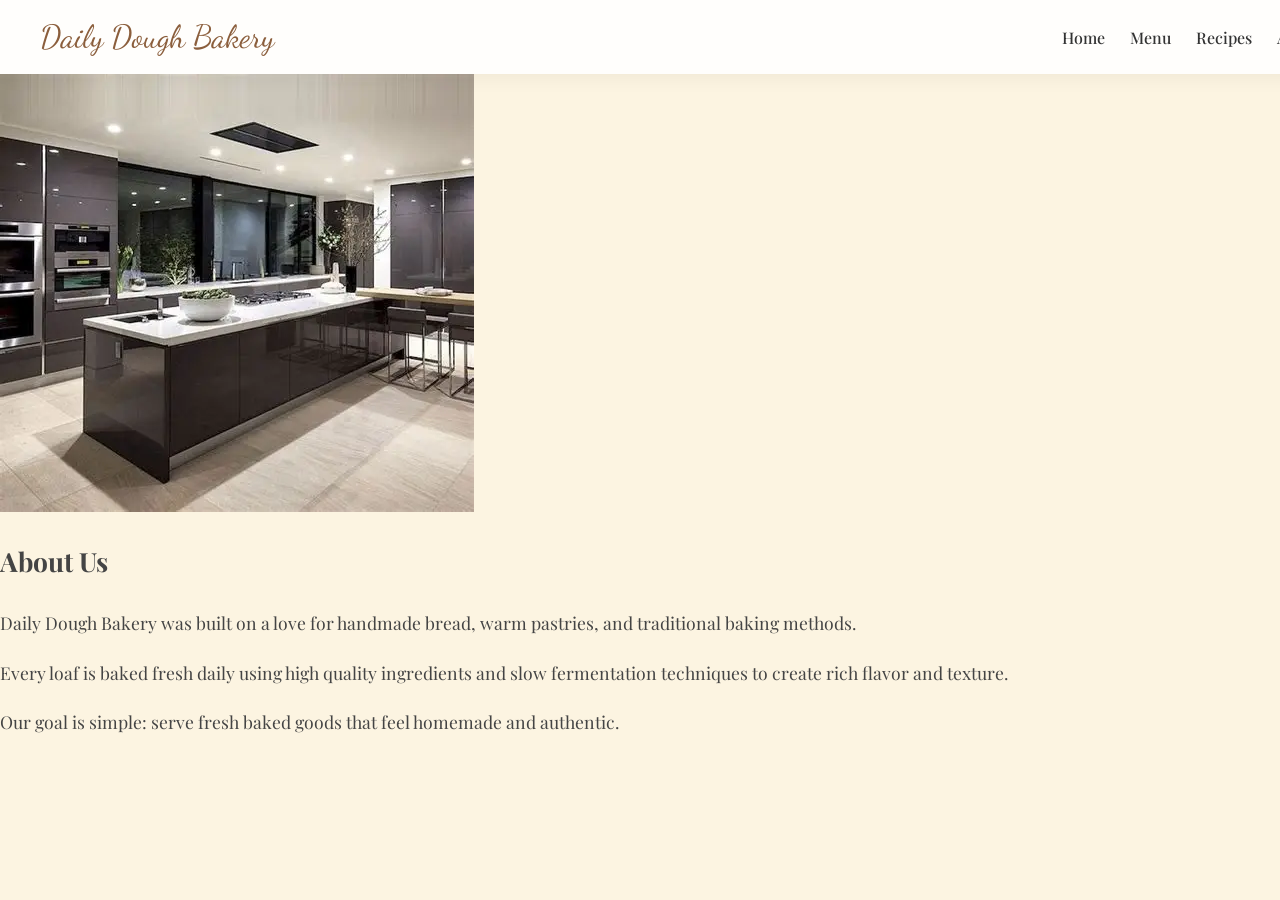
<file: about.html>
<!DOCTYPE html>
<html lang="en">
<head>
  <meta charset="UTF-8">
  <meta name="viewport" content="width=device-width, initial-scale=1.0">

  <title>About - Daily Dough Bakery</title>

  <link rel="stylesheet" href="about.css">

  <link href="https://fonts.googleapis.com/css2?family=Playfair+Display&family=Dancing+Script&display=swap" rel="stylesheet">
</head>

<body>

<nav class="navbar">

  <div class="nav-logo">
    Daily Dough Bakery
  </div>

  <!-- MOBILE BUTTON -->
  <div class="menu-toggle" id="menuToggle">
    ☰
  </div>

  <div class="nav-links" id="navLinks">

    <a href="index.html">Home</a>
    <a href="menu.html">Menu</a>
    <a href="recipes.html">Recipes</a>
    <a href="about.html">About</a>

  </div>

</nav>

<section class="about-section">

  <img src="images/bakery.jpg" alt="Bakery">

  <div class="about-text">

    <h1>About Us</h1>

    <p>
      Daily Dough Bakery was built on a love for handmade bread,
      warm pastries, and traditional baking methods.
    </p>

    <p>
      Every loaf is baked fresh daily using high quality ingredients
      and slow fermentation techniques to create rich flavor and texture.
    </p>

    <p>
      Our goal is simple:
      serve fresh baked goods that feel homemade and authentic.
    </p>

  </div>

</section>
<script src="main.js"></script>
</body>
</html>
</file>
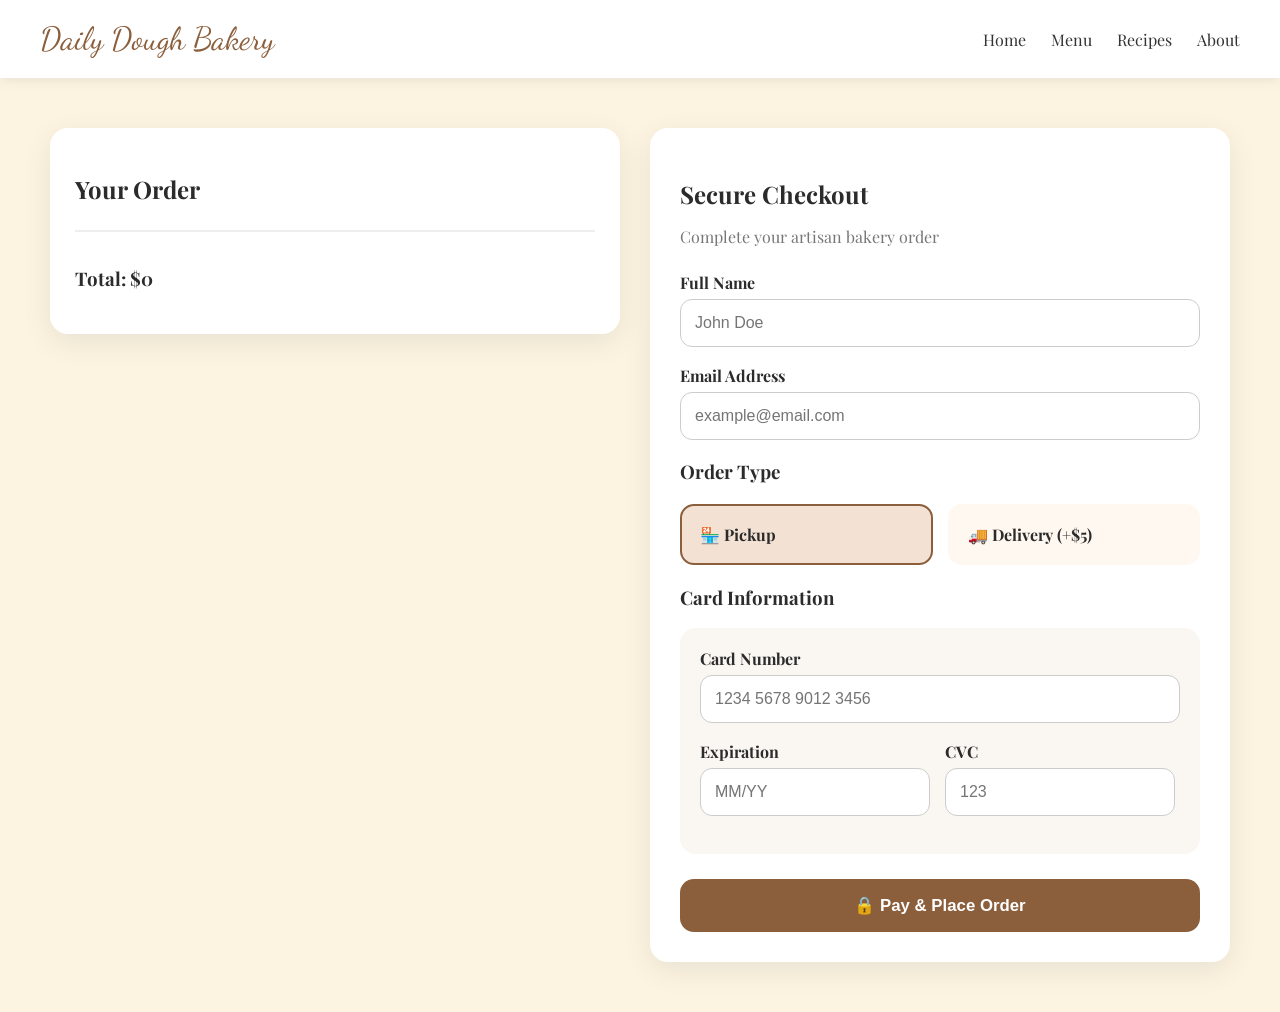
<file: checkout.html>
<!DOCTYPE html>
<html lang="en">
<head>

  <meta charset="UTF-8">
  <meta name="viewport" content="width=device-width, initial-scale=1.0">

  <title>Checkout - Daily Dough Bakery</title>

  <link rel="stylesheet" href="checkout.css">

  <link href="https://fonts.googleapis.com/css2?family=Playfair+Display&family=Dancing+Script&display=swap" rel="stylesheet">

</head>

<body>

<!-- NAVBAR -->
<nav class="navbar">

  <div class="nav-logo">
    Daily Dough Bakery
  </div>

  <div class="nav-links">
    <a href="index.html">Home</a>
    <a href="menu.html">Menu</a>
    <a href="recipes.html">Recipes</a>
    <a href="about.html">About</a>
  </div>

</nav>

<!-- CHECKOUT -->
<div class="checkout">

  <!-- ORDER SUMMARY -->
  <div class="summary">

    <h2>Your Order</h2>

    <div id="orderItems"></div>

    <div class="total">
      <h3 id="orderTotal">Total: $0</h3>
    </div>

  </div>

  <!-- PAYMENT -->
  <div class="payment">

    <h2>Secure Checkout</h2>

    <p class="checkout-subtitle">
      Complete your artisan bakery order
    </p>

    <!-- NAME -->
    <div class="input-group">
      <label>Full Name</label>
      <input type="text" id="name" placeholder="John Doe">
    </div>

    <!-- EMAIL -->
    <div class="input-group">
      <label>Email Address</label>
      <input type="email" id="email" placeholder="example@email.com">
    </div>

    <!-- DELIVERY OPTIONS -->
    <h3>Order Type</h3>

    <div class="delivery-options">

      <label class="delivery-card">
        <input type="radio" name="deliveryType" value="pickup" checked>
        <span>🏪 Pickup</span>
      </label>

      <label class="delivery-card">
        <input type="radio" name="deliveryType" value="delivery">
        <span>🚚 Delivery (+$5)</span>
      </label>

    </div>

    <!-- ADDRESS (hidden unless delivery) -->
    <div id="deliveryInfo" class="hidden">

      <div class="input-group">
        <label>Delivery Address</label>
        <input type="text" id="address" placeholder="123 Main Street">
      </div>

    </div>

    <!-- CARD -->
    <h3>Card Information</h3>

    <div class="card-box">

      <div class="input-group">
        <label>Card Number</label>
        <input type="text" placeholder="1234 5678 9012 3456">
      </div>

      <div class="card-row">

        <div class="input-group">
          <label>Expiration</label>
          <input type="text" placeholder="MM/YY">
        </div>

        <div class="input-group">
          <label>CVC</label>
          <input type="text" placeholder="123">
        </div>

      </div>

    </div>

    <!-- BUTTON -->
    <button id="placeOrder">
      🔒 Pay & Place Order
    </button>

  </div>

</div>

<!-- CONFIRMATION -->
<div id="confirmation" class="popup hidden">

  <div class="popup-box">

    <div class="success-icon">✓</div>

    <h1>Order Confirmed</h1>

    <p>Your fresh artisan bread is now being prepared.</p>

    <button onclick="goHome()">Back to Home</button>

  </div>

</div>

<script src="checkout.js"></script>

</body>
</html>
</file>
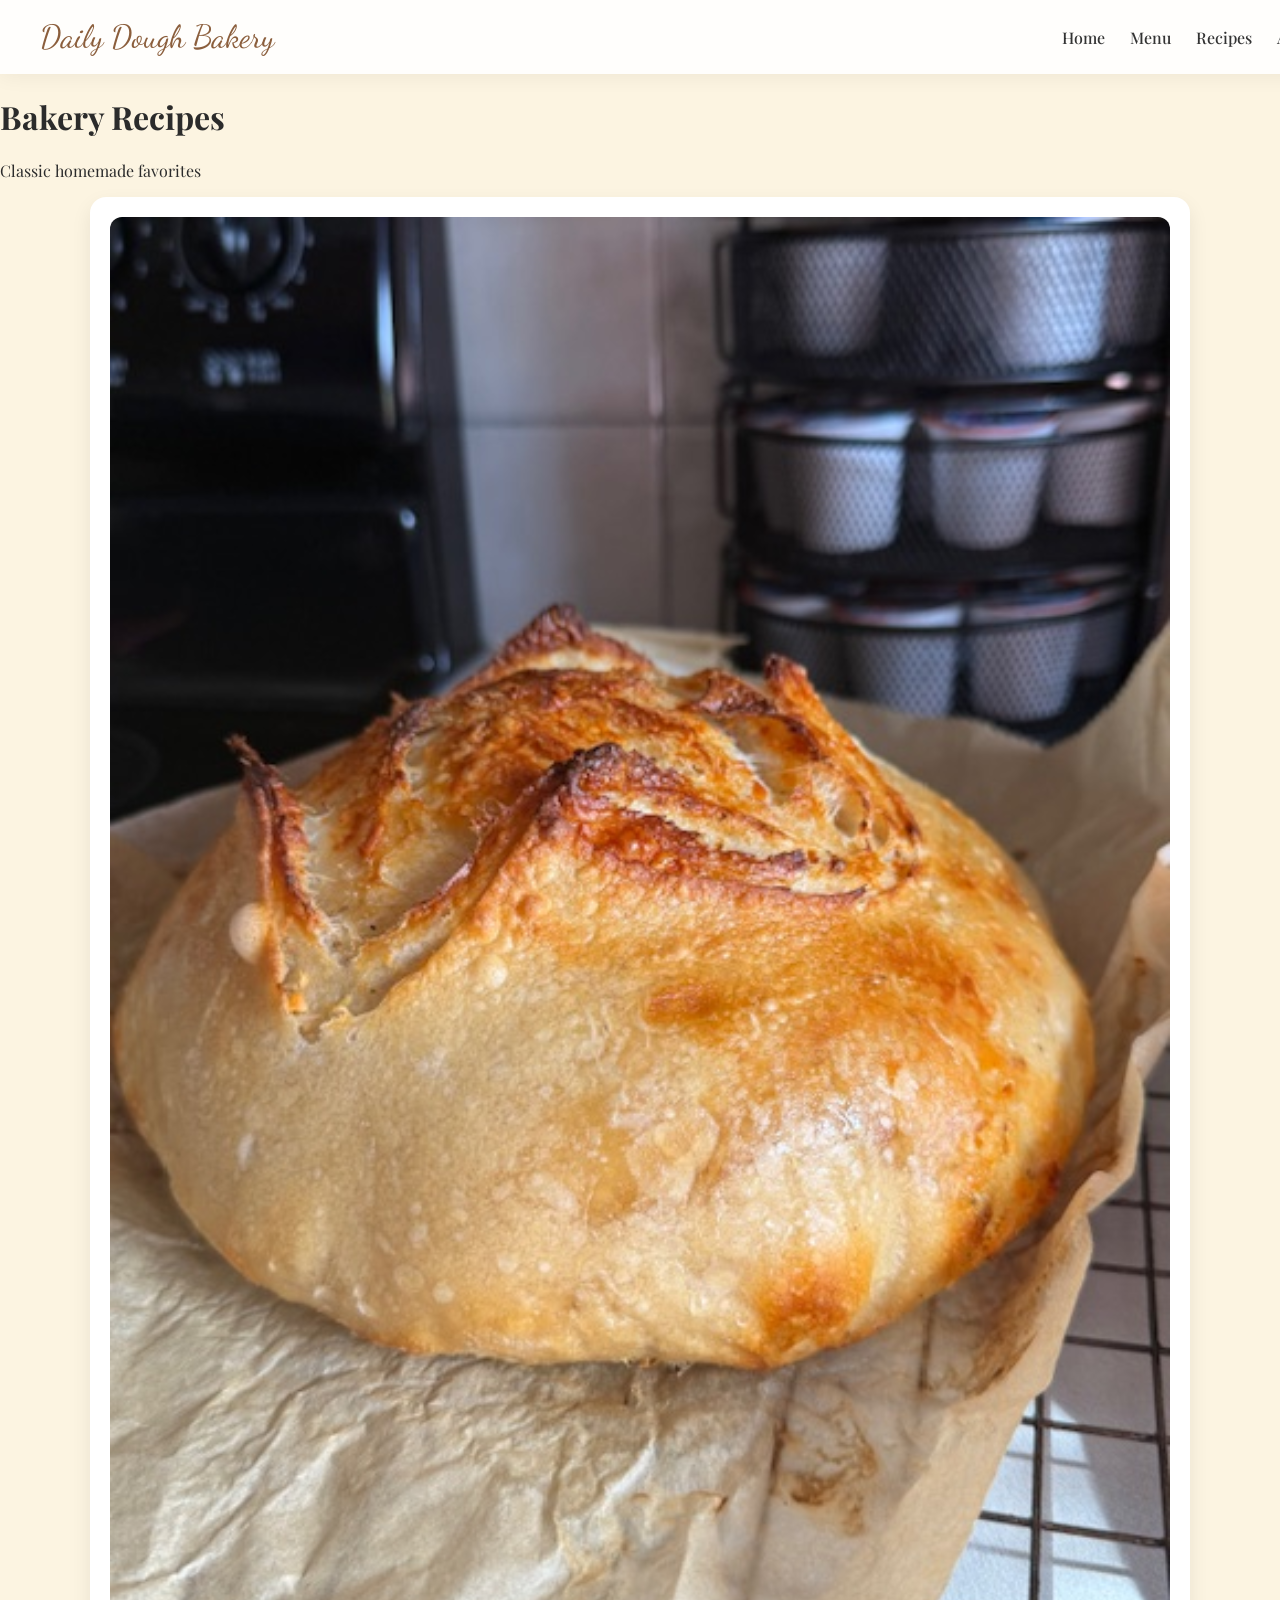
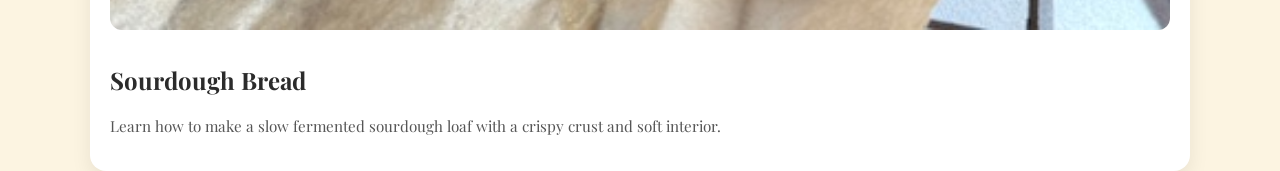
<file: recipes.html>
<!DOCTYPE html>
<html lang="en">
<head>
  <meta charset="UTF-8">
  <meta name="viewport" content="width=device-width, initial-scale=1.0">

  <title>Recipes - Daily Dough Bakery</title>

  <link rel="stylesheet" href="recipes.css">

  <link href="https://fonts.googleapis.com/css2?family=Playfair+Display&family=Dancing+Script&display=swap" rel="stylesheet">
</head>

<body>

<nav class="navbar">

  <div class="nav-logo">
    Daily Dough Bakery
  </div>

  <!-- MOBILE BUTTON -->
  <div class="menu-toggle" id="menuToggle">
    ☰
  </div>

  <div class="nav-links" id="navLinks">

    <a href="index.html">Home</a>
    <a href="menu.html">Menu</a>
    <a href="recipes.html">Recipes</a>
    <a href="about.html">About</a>

  </div>

</nav>
</nav>

<header class="recipe-header">
  <h1>Bakery Recipes</h1>
  <p>Classic homemade favorites</p>
</header>

<section class="recipe-grid">

  <div class="recipe-card">

    <img src="images/Plain.jpeg">

    <h2>Sourdough Bread</h2>

    <p>
      Learn how to make a slow fermented sourdough loaf
      with a crispy crust and soft interior.
    </p>

  </div>


</section>
<script src="main.js"></script>
</body>
</html>
</file>
<file: about.css>
body {
  margin: 0;
  font-family: 'Playfair Display', serif;
  background: #FCF4E1;
  color: #2b2b2b;

  animation: pageLoad 0.5s ease;
}

@keyframes pageLoad {
  from {
    opacity: 0;
    transform: translateY(10px);
  }
  to {
    opacity: 1;
    transform: translateY(0);
  }
}

/* NAVBAR (consistent across site) */
.navbar {
  width: 100%;
  display: flex;
  justify-content: space-between;
  align-items: center;

  padding: 18px 40px;

  background: rgba(255,255,255,0.9);
  backdrop-filter: blur(8px);

  box-shadow: 0 2px 20px rgba(0,0,0,0.06);

  position: sticky;
  top: 0;
  z-index: 1000;
}

.nav-logo {
  font-family: 'Dancing Script', cursive;
  font-size: 2rem;
  color: #8b5e3c;
}

.nav-links {
  display: flex;
  gap: 25px;
}

.nav-links a {
  text-decoration: none;
  color: #333;
  font-weight: 500;
  transition: 0.3s ease;
}

.nav-links a:hover {
  color: #8b5e3c;
}
.about-container {
  max-width: 900px;
  margin: 80px auto;
  padding: 20px;
  text-align: center;
}

.about-title {
  font-size: 3rem;
  font-family: 'Dancing Script', cursive;
  color: #8b5e3c;
  margin-bottom: 20px;
}

.about-text {
  font-size: 1.1rem;
  line-height: 1.8;
  color: #444;
}

.about-card {
  background: white;
  padding: 30px;
  margin-top: 40px;

  border-radius: 16px;
  box-shadow: 0 10px 25px rgba(0,0,0,0.08);

  transition: 0.3s ease;
}

.about-card:hover {
  transform: translateY(-5px);
}

.menu-toggle {
  display: none;
  font-size: 2rem;
  cursor: pointer;
  color: #8b5e3c;
}

/* desktop default */
.nav-links {
  display: flex;
  gap: 25px;
}

/* mobile */
@media (max-width: 768px) {

  .menu-toggle {
    display: block;
  }

  .nav-links {
    position: absolute;
    top: 70px;
    right: 20px;

    flex-direction: column;

    background: white;

    width: 200px;

    padding: 20px;

    border-radius: 12px;

    box-shadow: 0 10px 25px rgba(0,0,0,0.15);

    display: none;
  }

  .nav-links.active {
    display: flex;
  }
}
</file>
<file: checkout.css>
body {
  margin: 0;
  font-family: 'Playfair Display', serif;
  background: #FCF4E1;
  color: #2b2b2b;
}

/* NAVBAR */
.navbar {
  display: flex;
  justify-content: space-between;
  align-items: center;

  padding: 20px 40px;

  background: white;

  box-shadow: 0 2px 12px rgba(0,0,0,0.08);

  position: sticky;
  top: 0;

  z-index: 1000;
}

.nav-logo {
  font-family: 'Dancing Script', cursive;
  font-size: 2rem;
  color: #8b5e3c;
}

.nav-links {
  display: flex;
  gap: 25px;
}

.nav-links a {
  text-decoration: none;
  color: #333;
  transition: 0.3s ease;
}

.nav-links a:hover {
  color: #8b5e3c;
}

/* LAYOUT */
.checkout {
  display: flex;
  gap: 30px;

  padding: 50px;

  align-items: flex-start;
}

/* SUMMARY */
.summary {
  flex: 1;

  background: white;

  padding: 25px;

  border-radius: 18px;

  position: sticky;
  top: 100px;

  box-shadow: 0 8px 30px rgba(0,0,0,0.08);
}

.summary h2 {
  margin-bottom: 25px;
}

/* PAYMENT */
.payment {
  flex: 1;

  background: white;

  padding: 30px;

  border-radius: 18px;

  box-shadow: 0 8px 30px rgba(0,0,0,0.08);
}

.payment h2 {
  margin-bottom: 5px;
}

.checkout-subtitle {
  color: #777;
  margin-bottom: 25px;
}

/* INPUTS */
.input-group {
  margin-bottom: 18px;
}

.input-group label {
  display: block;

  margin-bottom: 6px;

  font-weight: bold;
}

input {
  width: 100%;

  padding: 14px;

  border-radius: 12px;

  border: 1px solid #ccc;

  font-size: 1rem;

  box-sizing: border-box;

  transition: 0.3s ease;
}

input:focus {
  outline: none;

  border-color: #8b5e3c;

  box-shadow: 0 0 10px rgba(139,94,60,0.2);
}

/* DELIVERY */
.delivery-options {
  display: flex;
  gap: 15px;

  margin: 20px 0;
}

.delivery-card {
  flex: 1;

  background: #fff8f0;

  border: 2px solid transparent;

  padding: 18px;

  border-radius: 14px;

  cursor: pointer;

  transition: 0.3s ease;
}

.delivery-card:hover {
  border-color: #8b5e3c;
}

.delivery-card input {
  display: none;
}

.delivery-card span {
  font-weight: bold;
}

.delivery-card:has(input:checked) {
  border-color: #8b5e3c;

  background: #f3e2d3;
}

/* CARD BOX */
.card-box {
  background: #faf7f3;

  padding: 20px;

  border-radius: 16px;

  margin-top: 15px;
}

.card-row {
  display: flex;
  gap: 15px;
}

/* BUTTON */
#placeOrder {
  width: 100%;

  padding: 16px;

  border: none;

  border-radius: 14px;

  background: #8b5e3c;
  color: white;

  font-size: 1.05rem;
  font-weight: bold;

  cursor: pointer;

  margin-top: 25px;

  transition: 0.3s ease;
}

#placeOrder:hover {
  background: #6e472d;

  transform: translateY(-2px);
}

/* ORDER ITEMS */
.order-item {
  background: #fff8f0;

  padding: 15px;

  border-radius: 12px;

  margin-bottom: 15px;
}

.order-item p {
  margin: 6px 0;
}

/* TOTAL */
.total {
  margin-top: 20px;

  padding-top: 15px;

  border-top: 2px solid #eee;
}

/* POPUP */
.popup {
  position: fixed;

  top: 0;
  left: 0;

  width: 100%;
  height: 100%;

  background: rgba(0,0,0,0.5);

  display: flex;

  justify-content: center;
  align-items: center;

  z-index: 3000;
}

.popup-box {
  background: white;

  padding: 40px;

  border-radius: 20px;

  text-align: center;

  width: 350px;

  animation: popupShow 0.3s ease;
}

@keyframes popupShow {
  from {
    opacity: 0;
    transform: scale(0.9);
  }

  to {
    opacity: 1;
    transform: scale(1);
  }
}

.success-icon {
  width: 80px;
  height: 80px;

  margin: 0 auto 20px;

  background: #8b5e3c;
  color: white;

  border-radius: 50%;

  display: flex;
  justify-content: center;
  align-items: center;

  font-size: 2rem;
}

.popup-box button {
  margin-top: 20px;

  padding: 12px 24px;

  border: none;

  border-radius: 12px;

  background: #8b5e3c;
  color: white;

  cursor: pointer;

  transition: 0.3s ease;
}

.popup-box button:hover {
  background: #6e472d;
}

/* HIDDEN */
.hidden {
  display: none !important;
}

/* MOBILE */
@media (max-width: 900px) {

  .checkout {
    flex-direction: column;
    padding: 20px;
  }

  .summary {
    position: static;
    width: 100%;
  }

  .payment {
    width: 100%;
  }

  .card-row {
    flex-direction: column;
  }

  .delivery-options {
    flex-direction: column;
  }

  .navbar {
    flex-direction: column;
    gap: 15px;
  }

  .nav-links {
    flex-wrap: wrap;
    justify-content: center;
  }

}
</file>
<file: recipes.css>
body {
  margin: 0;
  font-family: 'Playfair Display', serif;
  background: #FCF4E1;
  color: #2b2b2b;

  animation: pageLoad 0.5s ease;
}

@keyframes pageLoad {
  from {
    opacity: 0;
    transform: translateY(10px);
  }
  to {
    opacity: 1;
    transform: translateY(0);
  }
}

/* NAVBAR (consistent across site) */
.navbar {
  width: 100%;
  display: flex;
  justify-content: space-between;
  align-items: center;

  padding: 18px 40px;

  background: rgba(255,255,255,0.9);
  backdrop-filter: blur(8px);

  box-shadow: 0 2px 20px rgba(0,0,0,0.06);

  position: sticky;
  top: 0;
  z-index: 1000;
}

.nav-logo {
  font-family: 'Dancing Script', cursive;
  font-size: 2rem;
  color: #8b5e3c;
}

.nav-links {
  display: flex;
  gap: 25px;
}

.nav-links a {
  text-decoration: none;
  color: #333;
  font-weight: 500;
  transition: 0.3s ease;
}

.nav-links a:hover {
  color: #8b5e3c;
}
.recipes-container {
  padding: 60px 30px;
  text-align: center;
}

.recipes-title {
  font-size: 3rem;
  font-family: 'Dancing Script', cursive;
  color: #8b5e3c;
  margin-bottom: 40px;
}

.recipe-grid {
  display: grid;

  grid-template-columns: repeat(auto-fit, minmax(240px, 1fr));

  gap: 25px;
  max-width: 1100px;
  margin: auto;
}

.recipe-card {
  background: white;

  border-radius: 16px;

  padding: 20px;

  box-shadow: 0 8px 20px rgba(0,0,0,0.08);

  transition: 0.3s ease;

  animation: fadeUp 0.6s ease;
}

.recipe-card:hover {
  transform: translateY(-8px);
}

.recipe-card img {
  width: 100%;
  border-radius: 12px;
  margin-bottom: 10px;
}

.recipe-card h3 {
  color: #8b5e3c;
}

.recipe-card p {
  font-size: 0.95rem;
  color: #555;
}

.menu-toggle {
  display: none;
  font-size: 2rem;
  cursor: pointer;
  color: #8b5e3c;
}

/* desktop default */
.nav-links {
  display: flex;
  gap: 25px;
}

/* mobile */
@media (max-width: 768px) {

  .menu-toggle {
    display: block;
  }

  .nav-links {
    position: absolute;
    top: 70px;
    right: 20px;

    flex-direction: column;

    background: white;

    width: 200px;

    padding: 20px;

    border-radius: 12px;

    box-shadow: 0 10px 25px rgba(0,0,0,0.15);

    display: none;
  }

  .nav-links.active {
    display: flex;
  }
}
</file>
